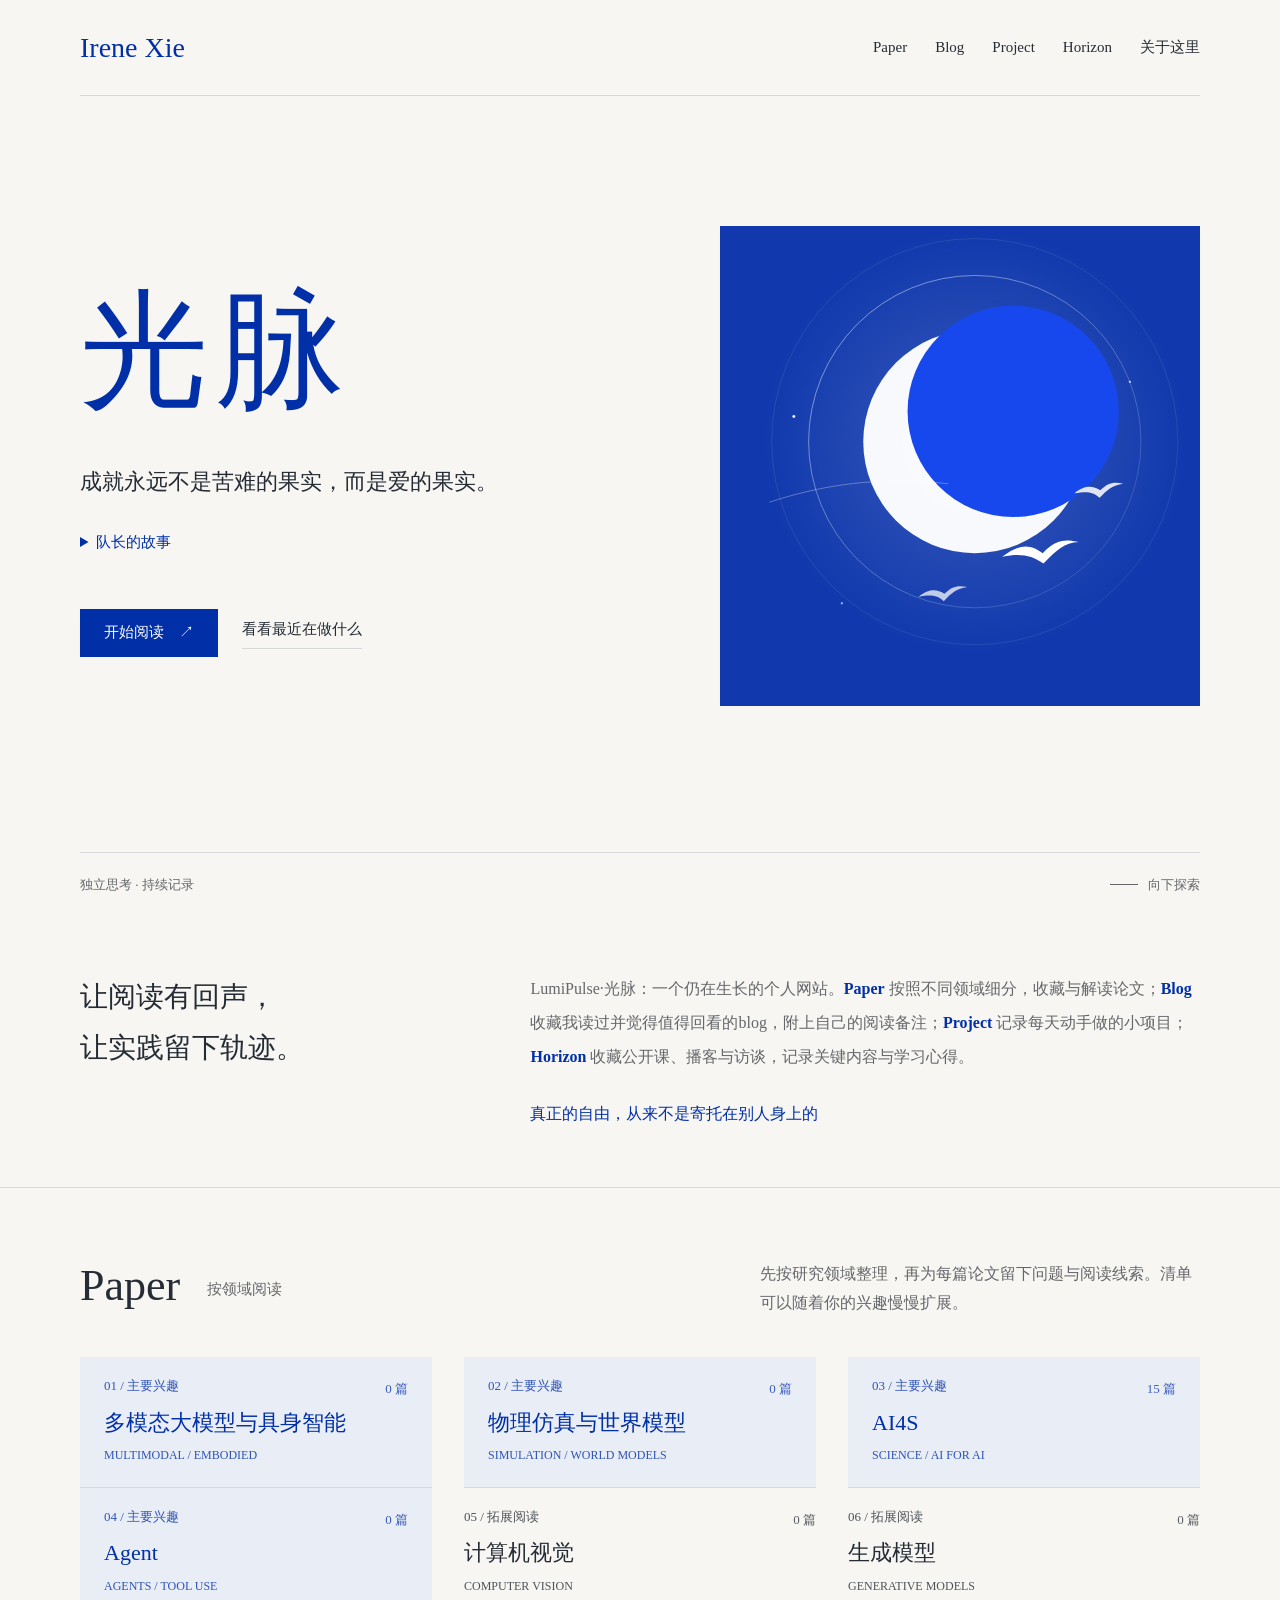
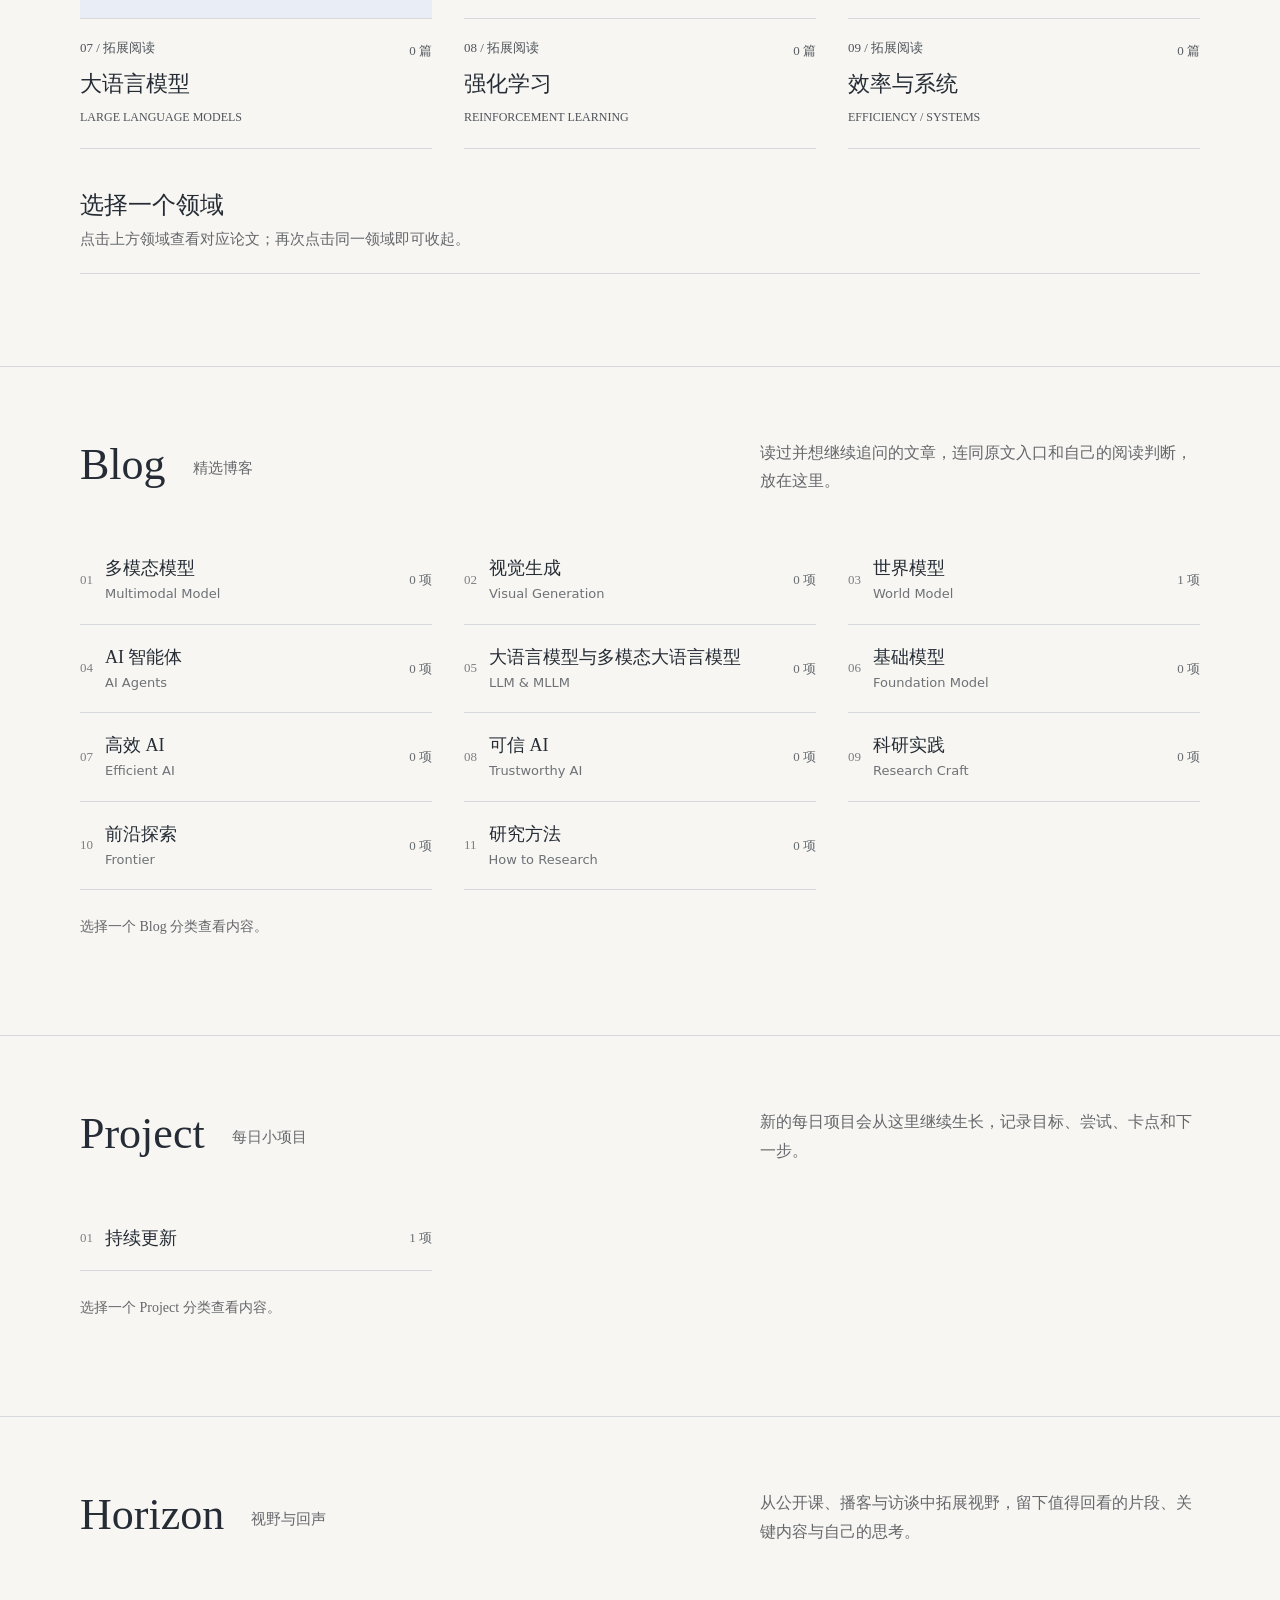
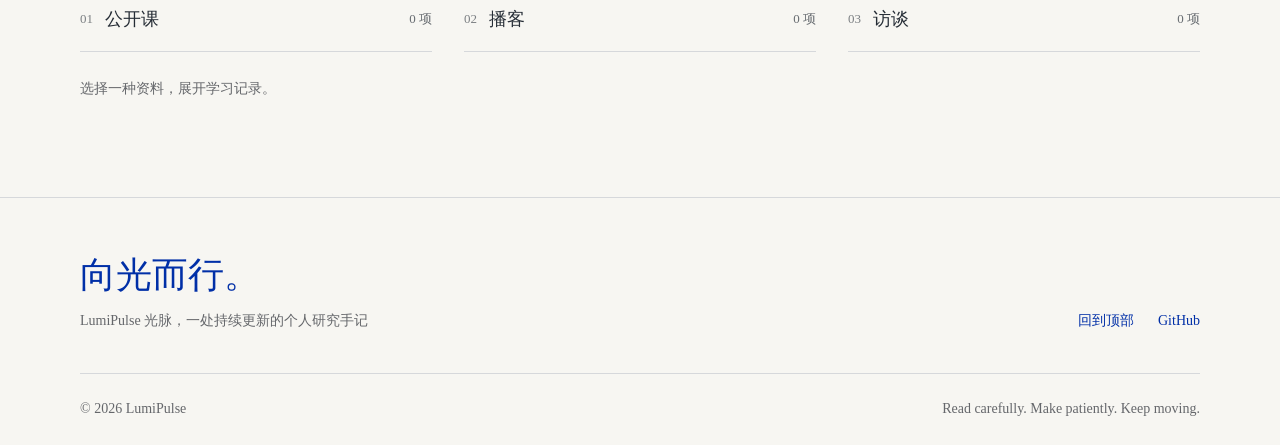
<file: index.html>
<!doctype html>
<html lang="zh-CN">
<head>
  <meta charset="utf-8">
  <meta name="viewport" content="width=device-width, initial-scale=1">
  <meta name="theme-color" content="#002fa7">
  <meta name="description" content="LumiPulse 光脉：paper · blog · project · horizon">
  <title>LumiPulse · 光脉</title>
  <style>
/* Hallmark · shape: Personal anthology · genre: editorial · theme: Specimen (brand adapted) · redesign: full · hero: letter and moon · nav: contents · footer: colophon · imagery: existing moon · signature: Irene bird · axes: light/roman-serif/cool · posture: restrained · contrast: checked by tokens · fold: pending · v2.0.0 */
/* Hallmark · pre-emit critique: retained material and wiring; weakest: long hero, moved full story into native disclosure */
/* Hallmark · waive 24b · existing responsive rules remain overridden by editorial.css · preserve source spacing while the new layer owns layout */
/* Hallmark · waive 44c · personal anthology and retained story content · the literary hero keeps paper margins around the moon plate at larger desktop heights */
/* Hallmark · waive 79 · personal anthology and retained story content · the quiet hero deliberately leaves breathing room around the moon instead of enlarging artwork to the fold */
/* Hallmark · waive 59 · personal anthology and retained story content · the short introduction joins the hero to the research index without adding an empty screen of spacing */
/* Hallmark · waive 77 · personal anthology and retained story content · the introduction is a genuine short personal statement and should stay text rather than invented media */
:root{--tone-1:#002fa7;--tone-2:#1748ed;--tone-3:#14234b;--tone-4:#65718b;--tone-5:#dce4f7;--tone-6:#f8faff;--tone-7:#fdfcf8;--tone-8:#c8d5ff;--tone-9:#7195ff;--tone-10:rgba(255,255,255,.28);--tone-11:rgba(255,255,255,.9);--tone-12:rgba(0,25,105,.22);--tone-13:rgba(255,255,255,.65);--tone-14:#2f5bff;--tone-15:#0e3ed4;--tone-16:#001e77;--tone-17:rgba(255,255,255,.035);--tone-18:#d4ddff;--tone-19:#e6ebff;--tone-20:#eef2ff;--tone-21:#d3ddff;--tone-22:#9bb0ef;--tone-23:#d2dcff;--tone-24:#dce5ff;--tone-25:#d7e2ff;--tone-26:#cbd8ff;--tone-27:#103b9f;--tone-28:#0a2675;--tone-29:#061752;--tone-30:rgba(255,255,255,.26);--tone-31:rgba(255,255,255,.04);--tone-32:rgba(255,255,255,.13);--tone-33:rgba(3,19,70,.45);--tone-34:#dbe5ff;--tone-35:#dce8ff;--tone-36:#9ac4ff;--tone-37:#5b91ef;--tone-38:rgba(255,255,255,.08);--tone-39:rgba(255,255,255,.3);--tone-40:rgba(255,255,255,.2);--tone-41:#bfd1ff;--tone-42:rgba(3,13,49,.75);--tone-43:#9fc2ff;--tone-44:#9bc5ff;--tone-45:#edf4ff;--tone-46:#071b5b;--tone-47:rgba(255,255,255,.075);--tone-48:#a9c6ff;--tone-49:#d6e1ff;--tone-50:#c8d9ff;--tone-51:#dfebff;--tone-52:#abc5ff;--tone-53:rgba(255,255,255,.42);--tone-54:rgba(4,22,83,.65);--tone-55:#99b3e2;--tone-56:#dce7ff;--tone-57:#b7cbf3;--tone-58:#f9fbff;--tone-59:#c5d4f7;--tone-60:#e4ecff;--tone-61:rgba(255,255,255,.48);--tone-62:#becdf1;--tone-63:#edf3ff;--tone-64:#c6d5f2;--tone-65:#203c79;--tone-66:#6084ed;--tone-67:#17366c;--tone-68:#527dec;--tone-69:rgba(0,47,167,.08);--tone-70:#858c9c;--tone-71:#bac3d5;--tone-72:#fbfcff;--tone-73:rgba(255,255,255,.22);--tone-74:rgba(255,255,255,.4);}

/* Hallmark · waive 39b · domain-card buttons contain a field title and count · Paper fields are content entries requiring larger readable hit areas */
/* Hallmark · waive 80 · existing moon and birds are explicitly requested brand artwork · preserve the Irene moon imagery rather than substitute unrelated photographs */
    :root{--blue:var(--tone-1);--bright:var(--tone-2);--ink:var(--tone-3);--muted:var(--tone-4);--line:var(--tone-5);--paper:var(--tone-6);--white:var(--tone-7);--serif:Georgia,"Noto Serif SC","Songti SC",serif;--sans:Inter,"Noto Sans SC","Microsoft YaHei",sans-serif}
    *{box-sizing:border-box}html{scroll-behavior:smooth}body{margin:0;color:var(--ink);background:var(--white);font-family:var(--sans);-webkit-font-smoothing:antialiased}button,input{font:inherit}a{color:inherit;text-decoration:none}button{cursor:pointer}img,svg{display:block}::selection{background:var(--tone-8);color:var(--blue)}:focus-visible{outline:3px solid var(--tone-9);outline-offset:4px}
    .container{width:min(1180px,calc(100% - 64px));margin-inline:auto}.eyebrow{font-size:14px;letter-spacing:0;text-transform:none}.section{padding:100px 0}.section-head{display:flex;align-items:end;justify-content:space-between;gap:24px;margin-bottom:34px}.section-head h2{margin:10px 0 0;font:normal clamp(34px,4vw,55px)/1.2 var(--serif);letter-spacing:0}.section-head p{margin:0;max-width:440px;color:var(--muted);line-height:1.8;font-size:14px}.rule{height:1px;background:var(--line)}
    .site-header{position:absolute;z-index:20;top:0;left:0;right:0;color:var(--tone-7)}.header-inner{height:86px;display:flex;align-items:center;justify-content:space-between;border-bottom:1px solid var(--tone-10)}.brand{display:flex;align-items:center;padding:8px 0;border:0;background:none;color:var(--tone-7);font:normal 20px/1 var(--serif);letter-spacing:0;white-space:nowrap;cursor:pointer}.brand-label{transition:opacity .18s ease,transform .18s ease}.brand.is-flying .brand-label{opacity:0;transform:scale(.82)}.brand:focus-visible{outline:1px solid var(--tone-11);outline-offset:7px}.flight-bird{position:fixed;z-index:60;left:0;top:0;width:66px;height:24px;color:var(--tone-7);pointer-events:none;filter:drop-shadow(0 3px 8px var(--tone-12));opacity:0;transform-origin:center}.flight-bird path{fill:currentColor}.nav{display:flex;align-items:center;gap:34px}.nav a{font-size:13px;letter-spacing:0;opacity:.82;transition:opacity .2s}.nav a:hover{opacity:1}.nav .nav-contact{border:1px solid var(--tone-13);border-radius:99px;padding:10px 16px;opacity:1}.menu-button{display:none;background:none;border:0;color:var(--tone-7);font-size:27px;line-height:1}
    .hero{position:relative;overflow:visible}.hero-inner{position:relative;z-index:2;min-height:inherit;display:grid;grid-template-columns:1fr .94fr;align-items:center;gap:4vw;padding-top:94px;padding-bottom:100px}.hero-copy{padding-top:20px}.hero .eyebrow{font-size:14px;letter-spacing:0;text-transform:none}.hero h1{font:normal clamp(70px,10vw,145px)/1.08 var(--serif);letter-spacing:0;margin:28px 0 22px;white-space:nowrap}.hero-sub{max-width:490px;margin:0;color:var(--tone-19);font:normal clamp(17px,1.8vw,22px)/1.9 var(--serif);letter-spacing:0}.hero-actions{display:flex;align-items:center;gap:26px;margin-top:43px}.button-primary{display:inline-flex;align-items:center;justify-content:center;gap:15px;min-height:50px;padding:0 22px;border:1px solid var(--tone-7);background:var(--tone-7);color:var(--blue);border-radius:2px;font-size:13px;font-weight:700;transition:transform .2s,background .2s}.button-primary:hover{transform:translateY(-3px);background:var(--tone-20)}.text-link{font-size:13px;border-bottom:1px solid var(--tone-13);padding-bottom:5px}.hero-art{align-self:stretch;display:flex;align-items:center;justify-content:center;min-height:480px;position:relative}.hero-art svg{width:min(100%,650px);height:auto;overflow:visible}.hero-bottom{position:absolute;z-index:3;bottom:28px;left:0;right:0;display:flex;justify-content:space-between;color:var(--tone-21);font-size:11px;letter-spacing:0}.scroll-cue{display:flex;align-items:center;gap:10px}.scroll-cue:before{content:"";width:28px;height:1px;background:currentColor}
    .intro{padding:56px 0;border-bottom:1px solid var(--line)}.intro-grid{display:grid;grid-template-columns:1fr 1.45fr;gap:9vw;align-items:start}.intro h2{font:normal clamp(23px,2.6vw,34px)/1.55 var(--serif);letter-spacing:0;margin:0}.intro p{font-size:15px;line-height:2.1;color:var(--muted);margin:0}.intro strong{color:var(--blue);font-weight:600}
    .tabs{display:flex;gap:8px;flex-wrap:wrap}.tab{border:1px solid var(--line);background:var(--tone-7);color:var(--muted);padding:9px 15px;border-radius:99px;font-size:12px}.tab[aria-pressed="true"]{color:var(--tone-7);background:var(--blue);border-color:var(--blue)}.feature-grid{display:grid;grid-template-columns:1.15fr 1fr 1fr;gap:15px}.feature-card{border:1px solid var(--line);background:var(--tone-7);min-height:310px;padding:25px;display:flex;flex-direction:column;transition:transform .2s,border-color .2s}.feature-card:hover{transform:translateY(-4px);border-color:var(--tone-22)}.feature-card.highlight{background:var(--blue);border-color:var(--blue);color:var(--tone-7)}.card-top{display:flex;justify-content:space-between;gap:10px;font-size:11px;letter-spacing:0;color:var(--muted)}.highlight .card-top{color:var(--tone-23)}.card-index{font-family:var(--serif);font-size:25px;line-height:1}.card-body{margin-top:auto}.card-body h3{font:normal clamp(23px,2.3vw,31px)/1.35 var(--serif);letter-spacing:0;margin:0 0 13px}.card-body p{font-size:13px;line-height:1.8;color:var(--muted);margin:0}.highlight .card-body p{color:var(--tone-24)}.card-footer{margin-top:25px;display:flex;align-items:center;justify-content:space-between;font-size:12px}.card-arrow{font-size:22px;line-height:1}.feature-card[hidden]{display:none}
    .collection-filter-caption{display:block;margin-top:5px;font:11px/1.4 var(--sans);letter-spacing:0;opacity:.65}#blog .collection-filters{display:grid;grid-template-columns:repeat(auto-fit,minmax(min(100%,260px),1fr))}#blog .collection-filter{min-width:0}
    .curation{background:var(--paper)}#blog .blog-grid{grid-template-columns:1fr}#blog .blog-grid .feature-card{min-height:330px}
    .footer{padding:54px 0 26px}.footer-top{display:flex;justify-content:space-between;gap:30px;align-items:end}.footer h2{font:normal 42px/1.2 var(--serif);letter-spacing:0;color:var(--blue);margin:0 0 10px}.footer p{font-size:13px;color:var(--muted);margin:0}.footer-links{display:flex;gap:24px;font-size:12px;color:var(--blue)}.footer-bottom{margin-top:55px;padding-top:22px;border-top:1px solid var(--line);display:flex;justify-content:space-between;gap:15px;font-size:11px;color:var(--muted)}
    .section-head h2 small{display:inline-block;white-space:nowrap;word-break:keep-all;font:normal .36em/1.3 var(--sans);letter-spacing:0;color:var(--muted);vertical-align:middle;margin-left:12px}.content-grid .feature-card{min-height:300px}.content-grid article{cursor:default}.content-grid article:hover{transform:none;border-color:var(--line)}.content-grid article.highlight:hover{border-color:var(--blue)}.collection-filters{display:flex;flex-wrap:wrap;gap:9px;margin:0 0 14px}.collection-filter{display:grid;grid-template-columns:auto 1fr auto;align-items:center;gap:12px;min-width:min(100%,280px);padding:13px 15px;border:1px solid var(--line);background:var(--tone-7);color:var(--ink);text-align:left;transition:border-color .2s,background .2s,color .2s,transform .2s}.collection-filter:hover{border-color:var(--tone-22);transform:translateY(-2px)}.collection-filter[aria-pressed="true"]{border-color:var(--blue);background:var(--blue);color:var(--tone-7)}.collection-filter-number{font:12px var(--serif);opacity:.58}.collection-filter-name{font:15px/1.35 var(--serif)}.collection-filter-count{font-size:10px;opacity:.68}.collection-state{min-height:22px;margin:0 0 24px;color:var(--muted);font-size:12px}.content-grid[hidden]{display:none}

    @media(max-width:900px){.hero-inner{grid-template-columns:1fr .8fr}.hero h1{font-size:clamp(61px,10vw,93px)}.hero-art{min-height:370px}.feature-grid{grid-template-columns:1fr 1fr}.feature-card.highlight{grid-column:span 2}.content-grid .feature-card.highlight{grid-column:auto}}
    @media(max-width:680px){.container{width:min(100% - 36px,1180px)}.header-inner{height:70px}.brand{font-size:17px}.menu-button{display:block}.nav{display:none;position:absolute;top:70px;left:0;right:0;background:var(--blue);padding:22px 18px 28px;flex-direction:column;align-items:stretch;gap:0;border-bottom:1px solid var(--tone-40)}.nav.open{display:flex}.nav a{padding:13px 0}.nav .nav-contact{border:0;padding:13px 0}.hero{min-height:810px}.hero-inner{display:flex;flex-direction:column;align-items:stretch;justify-content:flex-start;padding-top:138px;padding-bottom:70px;gap:0}.hero-copy{padding-top:0}.hero h1{font-size:clamp(60px,16vw,95px);margin:18px 0 15px}.hero-sub{font-size:16px;line-height:1.75;max-width:360px}.hero-actions{margin-top:26px}.hero-art{min-height:0;height:320px;align-self:stretch;margin-top:5px}.hero-art svg{width:min(100%,430px);height:300px}.hero-bottom{bottom:18px;font-size:9px}.intro{padding:40px 0}.intro-grid{grid-template-columns:1fr;gap:15px}.intro h2{font-size:25px}.intro p{font-size:13px}.section{padding:70px 0}.section-head{display:block;margin-bottom:25px}.section-head h2{font-size:38px}.section-head h2 small{display:block;margin:4px 0 0;font-size:14px}.section-head p{margin-top:12px}.tabs{margin-top:22px}.feature-grid,#blog .blog-grid{grid-template-columns:1fr}.feature-card,.feature-card.highlight{grid-column:auto;min-height:270px}.footer-top{display:block}.footer-links{margin-top:27px}.footer-bottom{display:block;line-height:2}}
    .paper-domain-grid{display:grid;grid-template-columns:repeat(3,minmax(0,1fr));gap:12px}.domain-card{min-height:145px;padding:20px 22px;background:var(--tone-58);border:1px solid var(--line);color:var(--ink);text-align:left;display:grid;grid-template-columns:1fr auto;align-content:space-between;gap:7px;transition:border-color .2s,background .2s,transform .2s}.domain-card:hover{border-color:var(--tone-22);transform:translateY(-2px)}.domain-card[aria-pressed="true"]{background:var(--blue);border-color:var(--blue);color:var(--tone-7)}.domain-number{font:12px var(--serif);opacity:.58}.domain-name{grid-column:1 / -1;font:normal 22px/1.3 var(--serif)}.domain-caption{font-size:9px;letter-spacing:0;opacity:.58;align-self:end}.domain-count{grid-column:2;grid-row:1;font-size:11px;opacity:.75}.paper-selection{display:flex;align-items:end;justify-content:space-between;gap:20px;border-bottom:1px solid var(--line);padding:56px 0 22px;margin-bottom:20px}.paper-selection h3{font:normal 29px/1.25 var(--serif);margin:9px 0 7px}.paper-selection p{font-size:13px;color:var(--muted);margin:0;line-height:1.7}.paper-selection-mark{font:30px var(--serif);color:var(--blue)}.paper-grid{grid-template-columns:repeat(2,minmax(0,1fr))}.paper-card{min-height:280px}.paper-tags{display:flex;gap:7px;flex-wrap:wrap;margin-top:18px}.paper-tags span{font-size:10px;border:1px solid var(--tone-59);padding:5px 8px;border-radius:99px;color:var(--blue)}.paper-card.highlight .paper-tags span{color:var(--tone-60);border-color:var(--tone-61)}.paper-empty{grid-column:1 / -1;min-height:180px;display:flex;align-items:center;justify-content:center;border:1px dashed var(--tone-62);color:var(--muted);font:normal 20px var(--serif);text-align:center;padding:20px}
    .domain-card.domain-primary{background:var(--blue);border-color:var(--blue);color:var(--tone-7)}.domain-card.domain-explore{background:var(--tone-63);border-color:var(--tone-64);color:var(--tone-65)}.domain-card.domain-primary .domain-number,.domain-card.domain-primary .domain-caption{opacity:.8}.domain-card.domain-explore .domain-number,.domain-card.domain-explore .domain-caption{opacity:.8}.domain-card.domain-primary[aria-pressed="true"]{outline:2px solid var(--tone-66);outline-offset:3px;box-shadow:inset 0 0 0 2px var(--tone-7)}.domain-card.domain-explore[aria-pressed="true"]{background:var(--tone-35);border-color:var(--blue);color:var(--tone-67);outline:2px solid var(--blue);outline-offset:3px}.domain-card:focus-visible{outline:2px solid var(--tone-68);outline-offset:4px}
    @media(max-width:900px){.paper-domain-grid{grid-template-columns:repeat(2,minmax(0,1fr))}.paper-grid .feature-card.highlight{grid-column:auto}}
    @media(max-width:680px){.paper-domain-grid,.paper-grid{grid-template-columns:1fr}.paper-selection{padding-top:42px}}
    .paper-topics{display:flex;flex-wrap:wrap;gap:9px;margin:0 0 24px}.paper-topics[hidden]{display:none}.paper-topic{display:inline-flex;align-items:center;gap:12px;border:1px solid var(--line);background:var(--tone-7);color:var(--blue);padding:10px 14px;border-radius:99px;font-size:12px;line-height:1.4}.paper-topic:hover{border-color:var(--blue)}.paper-topic[aria-pressed="true"]{background:var(--blue);border-color:var(--blue);color:var(--tone-7)}.paper-topic-count{font-size:10px;opacity:.68;font-variant-numeric:tabular-nums}
    .paper-grid{display:grid;grid-template-columns:repeat(2,minmax(0,1fr));gap:14px;align-items:start}.paper-note-card{border:1px solid var(--line);background:var(--tone-7);min-width:0;transition:border-color .2s,box-shadow .2s}.paper-note-card:hover{border-color:var(--tone-22)}.paper-note-card.is-open{grid-column:1 / -1;border-color:var(--blue);box-shadow:0 16px 40px var(--tone-69)}.paper-note-trigger{width:100%;min-height:285px;padding:25px;text-align:left;color:var(--ink);background:var(--tone-7);border:0;display:flex;flex-direction:column}.paper-note-card.is-open .paper-note-trigger{min-height:0;padding-bottom:23px;border-bottom:1px solid var(--line)}.paper-note-meta{display:flex;align-items:center;justify-content:space-between;gap:15px;color:var(--tone-70);font:11px/1.4 var(--mono);letter-spacing:0;text-transform:none}.paper-note-number{font:22px/1 var(--serif);color:var(--tone-71)}.paper-note-trigger h3{font:normal clamp(22px,2vw,30px)/1.28 var(--serif);letter-spacing:0;margin:38px 0 14px}.paper-question-preview{font-size:13px;line-height:1.75;color:var(--muted);margin:0}.paper-note-foot{display:flex;align-items:end;justify-content:space-between;gap:18px;margin-top:auto;padding-top:24px}.paper-tags{margin:0}.paper-expand-label{flex:0 0 auto;color:var(--blue);font-size:11px;letter-spacing:0}.paper-note-details{padding:30px 25px 34px;background:var(--tone-72)}.paper-note-details[hidden]{display:none}.paper-original-title{max-width:980px;margin:0;color:var(--ink);font:normal clamp(24px,3vw,38px)/1.28 var(--serif);letter-spacing:0}.paper-links{display:flex;flex-wrap:wrap;gap:22px;margin:18px 0 30px}.paper-links a{color:var(--blue);font-size:12px;border-bottom:1px solid currentColor;padding-bottom:3px}.paper-note-sections{display:grid;grid-template-columns:repeat(2,minmax(0,1fr));border-top:1px solid var(--line);border-left:1px solid var(--line)}.paper-note-block{padding:24px;border-right:1px solid var(--line);border-bottom:1px solid var(--line);min-height:170px}.paper-note-block h4{margin:0 0 13px;color:var(--blue);font-size:12px;letter-spacing:0}.paper-note-block p{margin:0;color:var(--muted);font-size:13px;line-height:1.9}.paper-empty{grid-column:1 / -1}
    @media(max-width:680px){.paper-grid{grid-template-columns:1fr}.paper-note-card.is-open{grid-column:auto}.paper-note-trigger{min-height:255px;padding:21px}.paper-note-trigger h3{margin-top:30px}.paper-note-foot{align-items:flex-start;flex-direction:column}.paper-note-details{padding:25px 20px 27px}.paper-note-sections{grid-template-columns:1fr}.paper-note-block{min-height:0}}
    .node-detail button[hidden]{display:none}.node-edit{margin-top:18px;padding-top:18px;border-top:1px solid var(--tone-73)}.node-edit .cancel-edit{background:none;border:1px solid var(--tone-74);color:var(--tone-56);margin-top:0;text-decoration:none;padding:10px}
    @media(prefers-reduced-motion:reduce){html{scroll-behavior:auto}*,*:before,*:after{animation-duration:.001ms!important;transition-duration:.001ms!important}}
    .hero .hero-story{max-width:540px;font-size:15px;line-height:1.95;letter-spacing:0}.hero-story p{margin:0 0 1em}.hero-story p:last-child{margin-bottom:0}.hero-story p:nth-child(3){color:var(--tone-7);font-weight:600}

    .intro .intro-motto{margin-top:24px;color:var(--blue)}
</style>
<link rel="stylesheet" href="editorial.css?v=anthology-1">
</head>
<body>
  <header class="site-header">
    <div class="container header-inner">
      <button class="brand" id="brandFlight" type="button" aria-label="让 Irene Xie 化作飞鸟"><span class="brand-label">Irene Xie</span></button>
      <button class="menu-button" id="menuButton" aria-expanded="false" aria-controls="mainNav" aria-label="打开导航">目录</button>
      <nav class="nav" id="mainNav" aria-label="主导航">
        <a href="#paper">Paper</a><a href="#blog">Blog</a><a href="#project">Project</a><a href="#horizon">Horizon</a><a href="#about" class="nav-contact">关于这里</a>
      </nav>
    </div>
  </header>
  <main id="top">
    <section class="hero" aria-labelledby="heroTitle">
      <div class="container hero-inner">
        <div class="hero-copy"><h1 id="heroTitle">光脉</h1><div class="hero-sub hero-story" lang="zh-CN"><p class="story-lead">成就永远不是苦难的果实，而是爱的果实。</p><details class="story-pages"><summary>队长的故事</summary><p>从前有一个小男孩，他喜欢踢足球，但是他习惯了去给别人传球，一直当绿叶，他觉得随便踢踢就可以了，直到有一天，他戴上了队长的袖标，他发现自己也可以射门，而不是一味回传。</p><p>在这之后，这个小男孩藏起了自己的眼泪和伤疤，梳起了他的刘海，他会回头，看见了代表队长的袖标。小男孩想起了所有的嘲笑，所有恶意犯规给他带来的伤，想起了坐冷板凳的自己，小男孩才发现自己长大了，成了男人，男人知道不是苦难造就了自己，而是自己造就了自己。</p><p>成就永远不是苦难的果实，而是爱的果实。</p><p>男人回看那个小男孩，小男孩脏兮兮的，却仍然咧嘴大笑，抱着球，冲他竖了一个大拇指：“带着你心底那份最炙热的爱，去射门吧，队长！”</p></details></div><div class="hero-actions"><a class="button-primary" href="#paper">开始阅读 <span aria-hidden="true">↗</span></a><a class="text-link" href="#project">看看最近在做什么</a></div></div>
        <div class="hero-art" role="img" aria-label="蓝色天空中，白色的日月与三只飞鸟相伴">
          <svg viewBox="0 0 650 650" xmlns="http://www.w3.org/2000/svg" aria-hidden="true">
            <defs><radialGradient id="halo"><stop offset="0" stop-color="#fff" stop-opacity=".44"/><stop offset=".25" stop-color="#fff" stop-opacity=".13"/><stop offset="1" stop-color="#fff" stop-opacity="0"/></radialGradient><linearGradient id="arc" x1="0" y1="0" x2="1" y2="1"><stop stop-color="#fff" stop-opacity=".7"/><stop offset="1" stop-color="#fff" stop-opacity=".08"/></linearGradient></defs>
            <circle cx="345" cy="292" r="286" fill="url(#halo)"/>
            <circle cx="345" cy="292" r="151" fill="#fff" opacity=".97"/>
            <circle cx="397" cy="251" r="143" fill="#1748ed"/>
            <circle cx="345" cy="292" r="225" fill="none" stroke="url(#arc)" stroke-width="1"/>
            <circle cx="345" cy="292" r="275" fill="none" stroke="#fff" stroke-opacity=".12" stroke-width="1"/>
            <path d="M67 374C158 344 235 341 309 349" stroke="#fff" stroke-opacity=".42" fill="none" stroke-width="1"/>
            <path d="M382 448c27-20 39-16 55-5 16-17 28-20 49-15-20 1-30 11-48 29-17-11-30-14-56-9Z" fill="#fff"/>
            <path d="M480 362c15-12 25-10 35-4 10-10 18-12 31-9-15 2-21 8-32 19-9-8-17-9-34-6Z" fill="#fff" opacity=".86"/>
            <path d="M269 502c15-12 25-10 35-4 10-10 18-12 31-9-15 2-21 8-32 19-9-8-17-9-34-6Z" fill="#fff" opacity=".73"/>
            <circle cx="100" cy="258" r="2" fill="#fff" opacity=".9"/><circle cx="555" cy="211" r="1.5" fill="#fff" opacity=".8"/><circle cx="165" cy="511" r="1.5" fill="#fff" opacity=".7"/>
          </svg>
        </div>
      </div>
      <div class="container hero-bottom"><span>独立思考 · 持续记录</span><span class="scroll-cue">向下探索</span></div>
    </section>
    <section class="intro" id="about"><div class="container intro-grid"><h2>让阅读有回声，<br>让实践留下轨迹。</h2><div><p>LumiPulse·光脉：一个仍在生长的个人网站。<strong>Paper</strong> 按照不同领域细分，收藏与解读论文；<strong>Blog</strong> 收藏我读过并觉得值得回看的blog，附上自己的阅读备注；<strong>Project</strong> 记录每天动手做的小项目；<strong>Horizon</strong> 收藏公开课、播客与访谈，记录关键内容与学习心得。</p><p class="intro-motto">真正的自由，从来不是寄托在别人身上的</p></div></div></section>
    <section class="section" id="paper"><div class="container"><div class="section-head"><div><h2>Paper <small>按领域阅读</small></h2></div><p>先按研究领域整理，再为每篇论文留下问题与阅读线索。清单可以随着你的兴趣慢慢扩展。</p></div><div class="paper-domain-grid" id="paperDomains" role="group" aria-label="选择论文领域"></div><div class="paper-selection"><div><h3 id="paperSelectionTitle">全部论文</h3><p id="paperSelectionDescription">沿着问题与兴趣浏览收录的论文。</p></div><span class="paper-selection-mark" aria-hidden="true">↗</span></div><div class="paper-topics" id="paperTopics" role="group" aria-label="选择 AI4S 内部方向" hidden></div><div class="feature-grid paper-grid" id="paperGrid"></div></div></section>
    <section class="section curation" id="blog"><div class="container"><div class="section-head"><div><h2>Blog <small>精选博客</small></h2></div><p>读过并想继续追问的文章，连同原文入口和自己的阅读判断，放在这里。</p></div><div class="feature-grid content-grid blog-grid"><a class="feature-card" href="blog/game-world-models.html"><div class="card-top"><span>世界模型</span><span class="card-index">01</span></div><div class="card-body"><h3>What should a game world model remember?</h3><p>值得回看：世界模型的关键不只是生成下一帧，而是让规则、对象、资源、事件与长期后果在行动后仍可查询、验证并用于规划。</p></div><div class="card-footer"><span>阅读笔记</span><span class="card-arrow">↗</span></div></a></div></div></section>
    <section class="section" id="project"><div class="container"><div class="section-head"><div><h2>Project <small>每日小项目</small></h2></div><p>新的每日项目会从这里继续生长，记录目标、尝试、卡点和下一步。</p></div><div class="feature-grid content-grid"><article class="feature-card"><div class="card-top"><span>持续更新</span><span class="card-index">+</span></div><div class="card-body"><h3>下一次动手</h3><p>新的每日项目可以从这里继续生长。</p></div><div class="card-footer"><span>等待下一篇</span></div></article></div></div></section>
    <section class="section curation" id="horizon"><div class="container"><div class="section-head"><div><h2>Horizon <small>视野与回声</small></h2></div><p>从公开课、播客与访谈中拓展视野，留下值得回看的片段、关键内容与自己的思考。</p></div><div class="feature-grid content-grid horizon-grid"></div></div></section>
  </main>
  <footer class="footer"><div class="container"><div class="footer-top"><div><h2>向光而行。</h2><p>LumiPulse 光脉，一处持续更新的个人研究手记</p></div><div class="footer-links"><a href="#top">回到顶部</a><a href="https://github.com/tseirene6" target="_blank" rel="noopener noreferrer">GitHub</a></div></div><div class="footer-bottom"><span>© <span id="year"></span> LumiPulse</span><span>Read carefully. Make patiently. Keep moving.</span></div></div></footer>
  <svg class="flight-bird" id="flightBird" viewBox="0 0 66 24" aria-hidden="true"><path d="M0 13C15 1 25 3 35 9 45-1 53-3 66 0 51 2 45 8 34 19 25 11 17 10 0 13Z"/></svg>
  <script>
    const menuButton=document.querySelector('#menuButton');const nav=document.querySelector('#mainNav');menuButton.addEventListener('click',()=>{const open=nav.classList.toggle('open');menuButton.setAttribute('aria-expanded',String(open));menuButton.setAttribute('aria-label',open?'关闭导航':'打开导航')});nav.querySelectorAll('a').forEach(link=>link.addEventListener('click',()=>{nav.classList.remove('open');menuButton.setAttribute('aria-expanded','false')}));
    document.querySelector('#year').textContent=new Date().getFullYear();
    const brandFlight=document.querySelector('#brandFlight');const flightBird=document.querySelector('#flightBird');const heroArt=document.querySelector('.hero-art');let birdAnimation;
    brandFlight.addEventListener('click',()=>{if(birdAnimation)return;const start=brandFlight.getBoundingClientRect();const target=heroArt.getBoundingClientRect();const birdWidth=66;const birdHeight=24;const startX=start.left+start.width/2-birdWidth/2;const startY=start.top+start.height/2-birdHeight/2;const endX=target.left+target.width*.76-birdWidth/2;const endY=target.top+target.height*.59-birdHeight/2;const dx=endX-startX;const dy=endY-startY;const reduced=window.matchMedia('(prefers-reduced-motion: reduce)').matches;brandFlight.classList.add('is-flying');flightBird.style.left=`${startX}px`;flightBird.style.top=`${startY}px`;birdAnimation=flightBird.animate(reduced?[{opacity:0,transform:'scale(.7)'},{opacity:1,transform:'scale(1)'},{opacity:0,transform:`translate(${dx}px,${dy}px) scale(.45)`}]:[{offset:0,opacity:0,transform:'translate(0,0) rotate(-8deg) scale(.62)'},{offset:.1,opacity:1,transform:'translate(0,0) rotate(-8deg) scale(.9)'},{offset:.42,opacity:1,transform:`translate(${dx*.38}px,${dy*.12-42}px) rotate(-2deg) scale(.86)`},{offset:.76,opacity:.92,transform:`translate(${dx*.76}px,${dy*.58-32}px) rotate(5deg) scale(.68)`},{offset:1,opacity:0,transform:`translate(${dx}px,${dy}px) rotate(9deg) scale(.38)`}],{duration:reduced?500:2400,easing:'cubic-bezier(.35,.04,.18,1)',fill:'forwards'});birdAnimation.finished.finally(()=>{birdAnimation=null;flightBird.getAnimations().forEach(animation=>animation.cancel());brandFlight.classList.remove('is-flying')})});
  </script>
  <script src="paper-data.js?v=460cdcc9dea2"></script>
  <script src="paper.js?v=cacc667f077e"></script>
  <script src="site-content.js?v=7d71761433a7"></script>
</body>
</html>
</file>
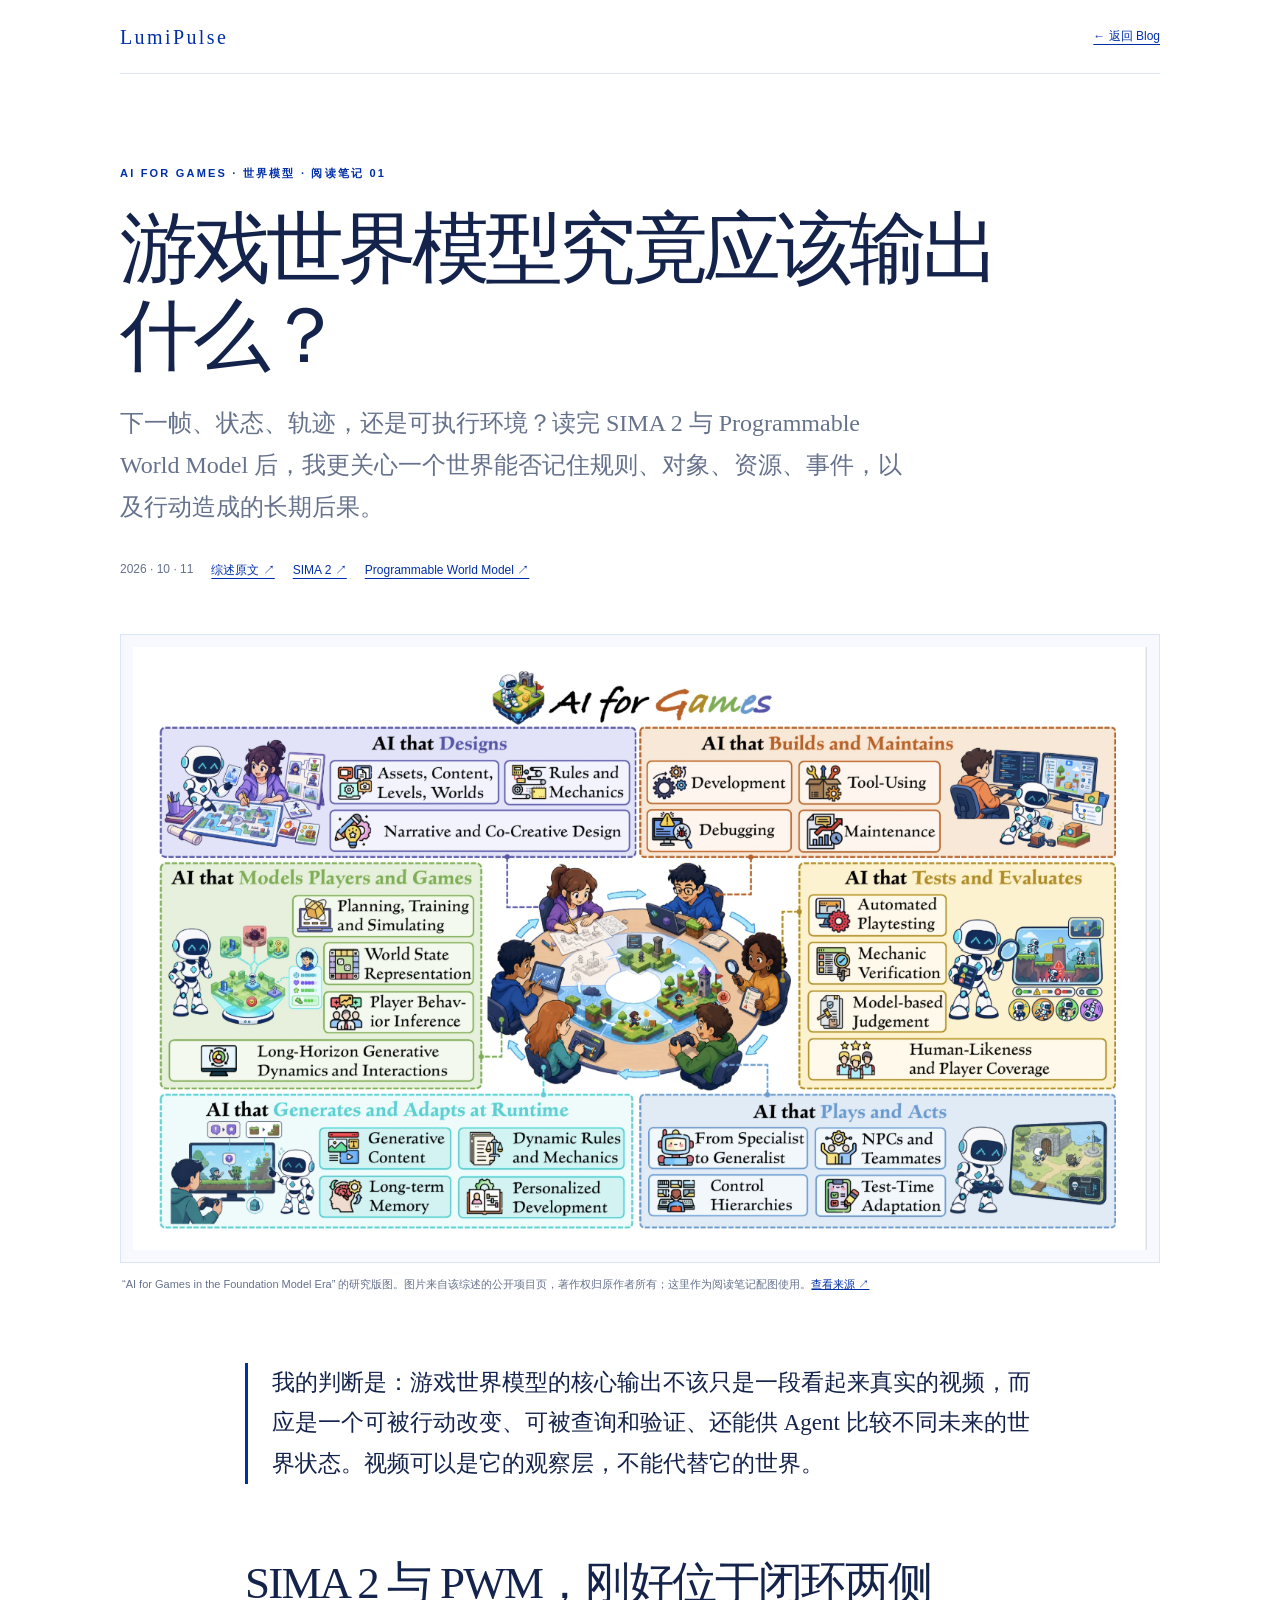
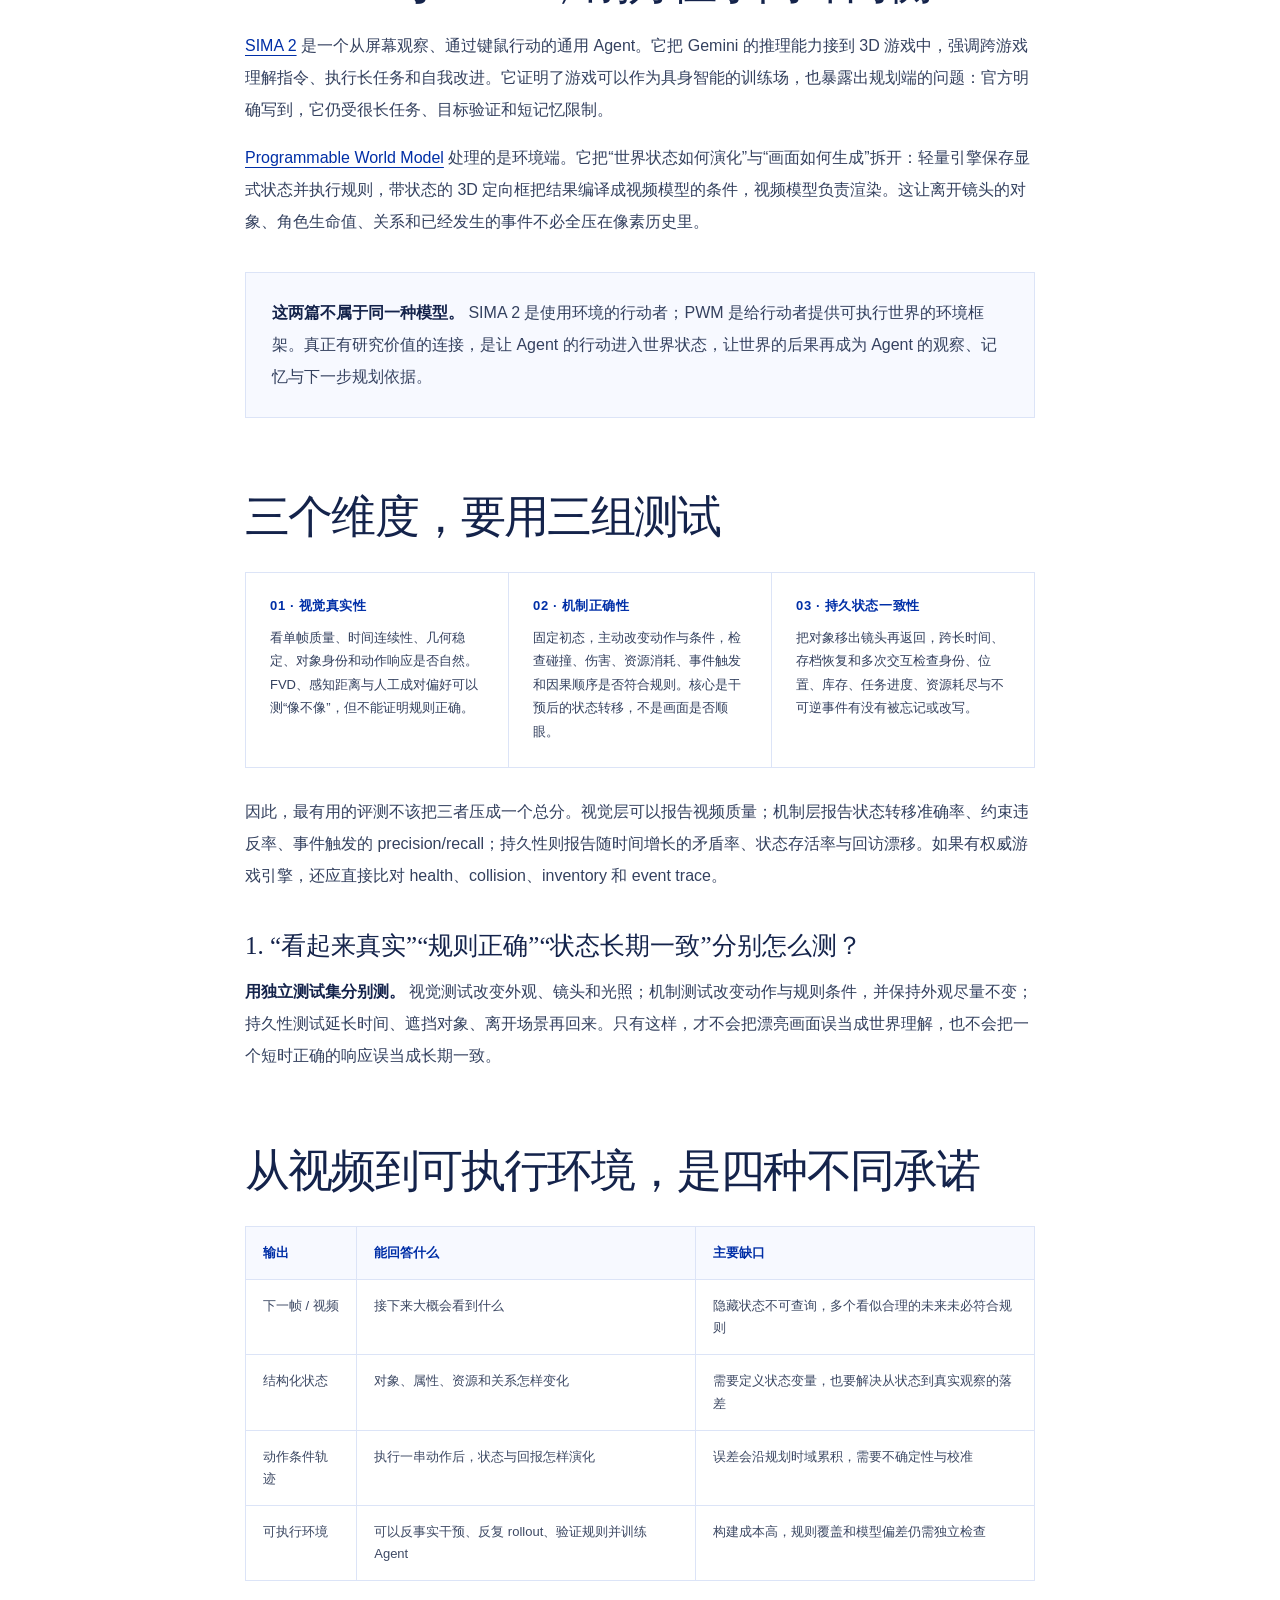
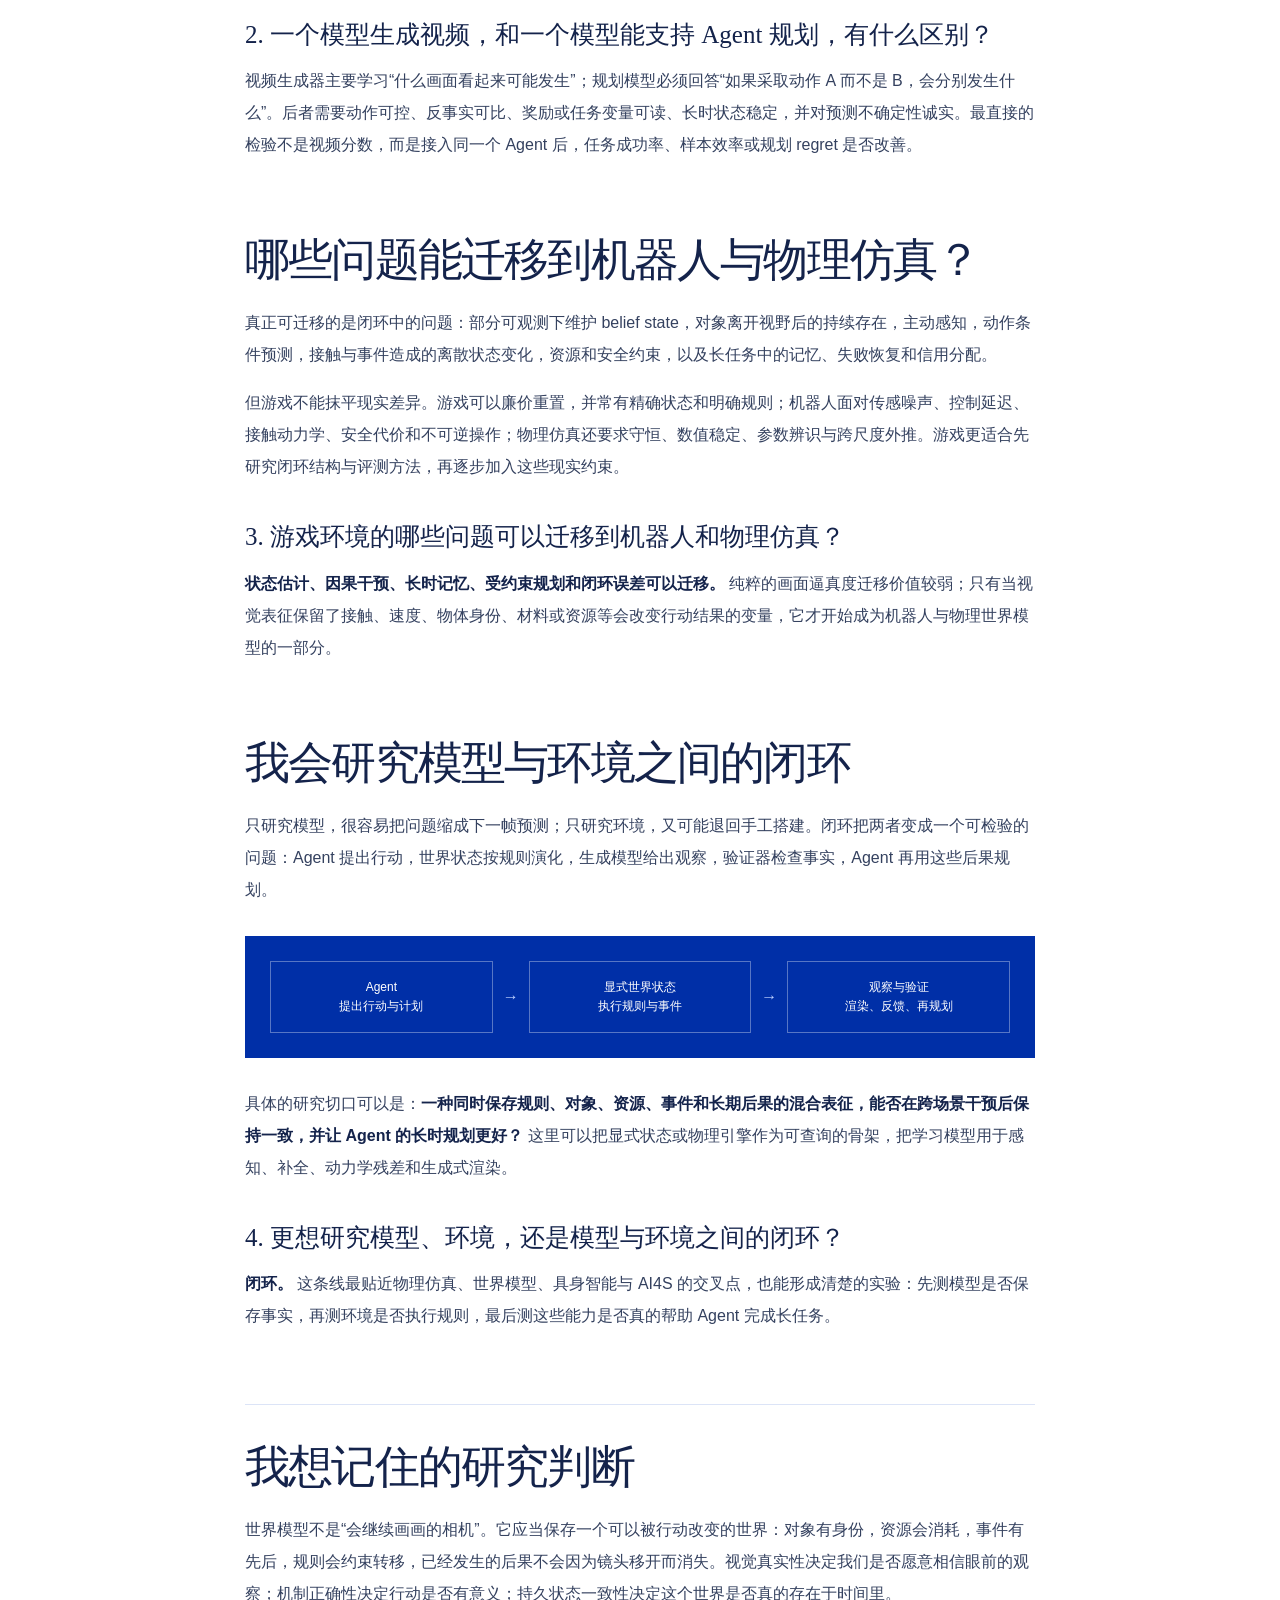
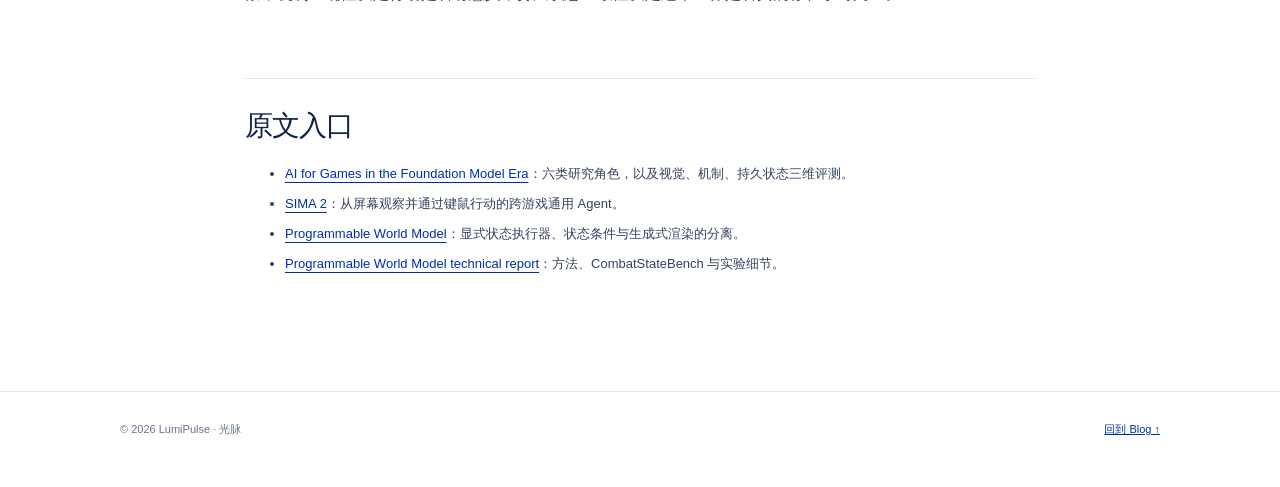
<file: blog/game-world-models.html>
<!doctype html>
<html lang="zh-CN">
<head>
  <meta charset="utf-8">
  <meta name="viewport" content="width=device-width, initial-scale=1">
  <meta name="theme-color" content="#002fa7">
  <meta name="description" content="从 SIMA 2 与 Programmable World Model 出发，讨论游戏世界模型的输出、评测与研究问题。">
  <title>游戏世界模型究竟应该输出什么？ · LumiPulse</title>
  <style>
    :root{--blue:#002fa7;--ink:#14234b;--muted:#66728c;--line:#dce4f7;--paper:#f7f9ff;--white:#fff;--serif:Georgia,"Noto Serif SC","Songti SC",serif;--sans:Inter,"Noto Sans SC","Microsoft YaHei",sans-serif}
    *{box-sizing:border-box}html{scroll-behavior:smooth}body{margin:0;color:var(--ink);background:var(--white);font-family:var(--sans);-webkit-font-smoothing:antialiased}a{color:inherit}img{display:block;max-width:100%}::selection{background:#c8d5ff;color:var(--blue)}:focus-visible{outline:3px solid #7195ff;outline-offset:4px}
    .wrap{width:min(1040px,calc(100% - 48px));margin-inline:auto}.topbar{height:74px;display:flex;align-items:center;justify-content:space-between;border-bottom:1px solid var(--line)}.brand{text-decoration:none;color:var(--blue);font:20px/1 var(--serif);letter-spacing:.12em}.back{font-size:12px;color:var(--blue);text-underline-offset:4px}.hero{padding:92px 0 55px}.eyebrow{color:var(--blue);font-size:11px;font-weight:700;letter-spacing:.2em;text-transform:uppercase}.hero h1{max-width:900px;margin:24px 0 22px;font:normal clamp(45px,7vw,78px)/1.12 var(--serif);letter-spacing:-.065em}.dek{max-width:790px;margin:0;color:var(--muted);font:normal clamp(18px,2.1vw,24px)/1.75 var(--serif)}.meta{display:flex;flex-wrap:wrap;gap:18px;margin-top:34px;color:var(--muted);font-size:12px}.meta a{color:var(--blue);text-underline-offset:4px}
    figure{margin:0 0 70px}.figure-frame{border:1px solid var(--line);background:var(--paper);padding:12px}.figure-frame img{width:100%;height:auto}.caption{margin:12px 2px 0;color:var(--muted);font-size:11px;line-height:1.7}.caption a{color:var(--blue)}
    article{width:min(790px,100%);margin-inline:auto;padding-bottom:100px}article h2{margin:72px 0 20px;font:normal clamp(31px,4vw,45px)/1.2 var(--serif);letter-spacing:-.04em}article h3{margin:35px 0 12px;font:normal 24px/1.35 var(--serif)}article p,article li{font-size:16px;line-height:2;color:#34415f}article strong{color:var(--ink)}article a{color:var(--blue);text-underline-offset:4px}.lead{font:normal 23px/1.75 var(--serif);color:var(--ink);border-left:3px solid var(--blue);padding-left:24px;margin:0 0 42px}.note{background:var(--paper);border:1px solid var(--line);padding:24px 26px;margin:34px 0}.note p{margin:0}.question{font:normal 25px/1.45 var(--serif);color:var(--ink);margin:36px 0 12px}.answer{margin-top:0}.metric-grid{display:grid;grid-template-columns:repeat(3,minmax(0,1fr));border-top:1px solid var(--line);border-left:1px solid var(--line);margin:28px 0}.metric{padding:24px;border-right:1px solid var(--line);border-bottom:1px solid var(--line)}.metric b{display:block;color:var(--blue);font-size:13px;letter-spacing:.05em;margin-bottom:11px}.metric p{font-size:13px;line-height:1.8;margin:0}.table-wrap{overflow-x:auto;margin:28px 0}table{width:100%;border-collapse:collapse;min-width:660px}th,td{border:1px solid var(--line);padding:15px 17px;text-align:left;vertical-align:top;font-size:13px;line-height:1.7}th{background:var(--paper);color:var(--blue)}td{color:#3d4964}.loop{display:grid;grid-template-columns:1fr auto 1fr auto 1fr;gap:10px;align-items:center;margin:30px 0;padding:25px;background:var(--blue);color:#fff}.loop span{border:1px solid rgba(255,255,255,.34);padding:16px;text-align:center;font-size:12px;line-height:1.6}.loop i{font-style:normal;color:#bcd0ff}.takeaway{margin-top:72px;border-top:1px solid var(--line);padding-top:35px}.takeaway h2{margin-top:0}.sources{margin-top:68px;padding-top:30px;border-top:1px solid var(--line)}.sources h2{font-size:28px;margin-top:0}.sources li{font-size:13px;line-height:1.7;margin:8px 0}.footer{border-top:1px solid var(--line);padding:30px 0 50px;color:var(--muted);font-size:11px}.footer .wrap{display:flex;justify-content:space-between;gap:20px}.footer a{color:var(--blue)}
    @media(max-width:760px){.wrap{width:min(100% - 32px,1040px)}.hero{padding-top:60px}.hero h1{font-size:45px}.metric-grid{grid-template-columns:1fr}.loop{grid-template-columns:1fr}.loop i{transform:rotate(90deg);text-align:center}article p,article li{font-size:15px}.footer .wrap{display:block;line-height:2}}
  </style>
</head>
<body>
  <header class="wrap topbar"><a class="brand" href="../index.html">LumiPulse</a><a class="back" href="../index.html#blog">← 返回 Blog</a></header>
  <main>
    <section class="wrap hero">
      <div class="eyebrow">AI for Games · 世界模型 · 阅读笔记 01</div>
      <h1>游戏世界模型究竟应该输出什么？</h1>
      <p class="dek">下一帧、状态、轨迹，还是可执行环境？读完 SIMA 2 与 Programmable World Model 后，我更关心一个世界能否记住规则、对象、资源、事件，以及行动造成的长期后果。</p>
      <div class="meta"><span>2026 · 10 · 11</span><a href="https://eurekaleo.github.io/awesome-ai-for-games/" target="_blank" rel="noopener noreferrer">综述原文 ↗</a><a href="https://deepmind.google/blog/sima-2-an-agent-that-plays-reasons-and-learns-with-you-in-virtual-3d-worlds/" target="_blank" rel="noopener noreferrer">SIMA 2 ↗</a><a href="https://alaya-lab.github.io/pwm/" target="_blank" rel="noopener noreferrer">Programmable World Model ↗</a></div>
    </section>
    <figure class="wrap">
      <div class="figure-frame"><img src="../assets/ai-for-games-overview.png" width="1368" height="819" alt="AI for Games 综述图：设计、开发维护、建模、测试评估、运行时生成以及行动六类研究角色围绕游戏形成闭环"></div>
      <figcaption class="caption">“AI for Games in the Foundation Model Era” 的研究版图。图片来自该综述的公开项目页，著作权归原作者所有；这里作为阅读笔记配图使用。<a href="https://eurekaleo.github.io/awesome-ai-for-games/" target="_blank" rel="noopener noreferrer">查看来源 ↗</a></figcaption>
    </figure>
    <article>
      <p class="lead">我的判断是：游戏世界模型的核心输出不该只是一段看起来真实的视频，而应是一个可被行动改变、可被查询和验证、还能供 Agent 比较不同未来的世界状态。视频可以是它的观察层，不能代替它的世界。</p>

      <h2>SIMA 2 与 PWM，刚好位于闭环两侧</h2>
      <p><a href="https://deepmind.google/blog/sima-2-an-agent-that-plays-reasons-and-learns-with-you-in-virtual-3d-worlds/" target="_blank" rel="noopener noreferrer">SIMA 2</a> 是一个从屏幕观察、通过键鼠行动的通用 Agent。它把 Gemini 的推理能力接到 3D 游戏中，强调跨游戏理解指令、执行长任务和自我改进。它证明了游戏可以作为具身智能的训练场，也暴露出规划端的问题：官方明确写到，它仍受很长任务、目标验证和短记忆限制。</p>
      <p><a href="https://alaya-lab.github.io/pwm/" target="_blank" rel="noopener noreferrer">Programmable World Model</a> 处理的是环境端。它把“世界状态如何演化”与“画面如何生成”拆开：轻量引擎保存显式状态并执行规则，带状态的 3D 定向框把结果编译成视频模型的条件，视频模型负责渲染。这让离开镜头的对象、角色生命值、关系和已经发生的事件不必全压在像素历史里。</p>
      <div class="note"><p><strong>这两篇不属于同一种模型。</strong> SIMA 2 是使用环境的行动者；PWM 是给行动者提供可执行世界的环境框架。真正有研究价值的连接，是让 Agent 的行动进入世界状态，让世界的后果再成为 Agent 的观察、记忆与下一步规划依据。</p></div>

      <h2>三个维度，要用三组测试</h2>
      <div class="metric-grid">
        <section class="metric"><b>01 · 视觉真实性</b><p>看单帧质量、时间连续性、几何稳定、对象身份和动作响应是否自然。FVD、感知距离与人工成对偏好可以测“像不像”，但不能证明规则正确。</p></section>
        <section class="metric"><b>02 · 机制正确性</b><p>固定初态，主动改变动作与条件，检查碰撞、伤害、资源消耗、事件触发和因果顺序是否符合规则。核心是干预后的状态转移，不是画面是否顺眼。</p></section>
        <section class="metric"><b>03 · 持久状态一致性</b><p>把对象移出镜头再返回，跨长时间、存档恢复和多次交互检查身份、位置、库存、任务进度、资源耗尽与不可逆事件有没有被忘记或改写。</p></section>
      </div>
      <p>因此，最有用的评测不该把三者压成一个总分。视觉层可以报告视频质量；机制层报告状态转移准确率、约束违反率、事件触发的 precision/recall；持久性则报告随时间增长的矛盾率、状态存活率与回访漂移。如果有权威游戏引擎，还应直接比对 health、collision、inventory 和 event trace。</p>

      <p class="question">1. “看起来真实”“规则正确”“状态长期一致”分别怎么测？</p>
      <p class="answer"><strong>用独立测试集分别测。</strong> 视觉测试改变外观、镜头和光照；机制测试改变动作与规则条件，并保持外观尽量不变；持久性测试延长时间、遮挡对象、离开场景再回来。只有这样，才不会把漂亮画面误当成世界理解，也不会把一个短时正确的响应误当成长期一致。</p>

      <h2>从视频到可执行环境，是四种不同承诺</h2>
      <div class="table-wrap"><table><thead><tr><th>输出</th><th>能回答什么</th><th>主要缺口</th></tr></thead><tbody>
        <tr><td>下一帧 / 视频</td><td>接下来大概会看到什么</td><td>隐藏状态不可查询，多个看似合理的未来未必符合规则</td></tr>
        <tr><td>结构化状态</td><td>对象、属性、资源和关系怎样变化</td><td>需要定义状态变量，也要解决从状态到真实观察的落差</td></tr>
        <tr><td>动作条件轨迹</td><td>执行一串动作后，状态与回报怎样演化</td><td>误差会沿规划时域累积，需要不确定性与校准</td></tr>
        <tr><td>可执行环境</td><td>可以反事实干预、反复 rollout、验证规则并训练 Agent</td><td>构建成本高，规则覆盖和模型偏差仍需独立检查</td></tr>
      </tbody></table></div>

      <p class="question">2. 一个模型生成视频，和一个模型能支持 Agent 规划，有什么区别？</p>
      <p class="answer">视频生成器主要学习“什么画面看起来可能发生”；规划模型必须回答“如果采取动作 A 而不是 B，会分别发生什么”。后者需要动作可控、反事实可比、奖励或任务变量可读、长时状态稳定，并对预测不确定性诚实。最直接的检验不是视频分数，而是接入同一个 Agent 后，任务成功率、样本效率或规划 regret 是否改善。</p>

      <h2>哪些问题能迁移到机器人与物理仿真？</h2>
      <p>真正可迁移的是闭环中的问题：部分可观测下维护 belief state，对象离开视野后的持续存在，主动感知，动作条件预测，接触与事件造成的离散状态变化，资源和安全约束，以及长任务中的记忆、失败恢复和信用分配。</p>
      <p>但游戏不能抹平现实差异。游戏可以廉价重置，并常有精确状态和明确规则；机器人面对传感噪声、控制延迟、接触动力学、安全代价和不可逆操作；物理仿真还要求守恒、数值稳定、参数辨识与跨尺度外推。游戏更适合先研究闭环结构与评测方法，再逐步加入这些现实约束。</p>

      <p class="question">3. 游戏环境的哪些问题可以迁移到机器人和物理仿真？</p>
      <p class="answer"><strong>状态估计、因果干预、长时记忆、受约束规划和闭环误差可以迁移。</strong> 纯粹的画面逼真度迁移价值较弱；只有当视觉表征保留了接触、速度、物体身份、材料或资源等会改变行动结果的变量，它才开始成为机器人与物理世界模型的一部分。</p>

      <h2>我会研究模型与环境之间的闭环</h2>
      <p>只研究模型，很容易把问题缩成下一帧预测；只研究环境，又可能退回手工搭建。闭环把两者变成一个可检验的问题：Agent 提出行动，世界状态按规则演化，生成模型给出观察，验证器检查事实，Agent 再用这些后果规划。</p>
      <div class="loop" aria-label="模型与环境闭环"><span>Agent<br>提出行动与计划</span><i>→</i><span>显式世界状态<br>执行规则与事件</span><i>→</i><span>观察与验证<br>渲染、反馈、再规划</span></div>
      <p>具体的研究切口可以是：<strong>一种同时保存规则、对象、资源、事件和长期后果的混合表征，能否在跨场景干预后保持一致，并让 Agent 的长时规划更好？</strong> 这里可以把显式状态或物理引擎作为可查询的骨架，把学习模型用于感知、补全、动力学残差和生成式渲染。</p>

      <p class="question">4. 更想研究模型、环境，还是模型与环境之间的闭环？</p>
      <p class="answer"><strong>闭环。</strong> 这条线最贴近物理仿真、世界模型、具身智能与 AI4S 的交叉点，也能形成清楚的实验：先测模型是否保存事实，再测环境是否执行规则，最后测这些能力是否真的帮助 Agent 完成长任务。</p>

      <section class="takeaway">
        <h2>我想记住的研究判断</h2>
        <p>世界模型不是“会继续画画的相机”。它应当保存一个可以被行动改变的世界：对象有身份，资源会消耗，事件有先后，规则会约束转移，已经发生的后果不会因为镜头移开而消失。视觉真实性决定我们是否愿意相信眼前的观察；机制正确性决定行动是否有意义；持久状态一致性决定这个世界是否真的存在于时间里。</p>
      </section>

      <section class="sources">
        <h2>原文入口</h2>
        <ul>
          <li><a href="https://eurekaleo.github.io/awesome-ai-for-games/" target="_blank" rel="noopener noreferrer">AI for Games in the Foundation Model Era</a>：六类研究角色，以及视觉、机制、持久状态三维评测。</li>
          <li><a href="https://deepmind.google/blog/sima-2-an-agent-that-plays-reasons-and-learns-with-you-in-virtual-3d-worlds/" target="_blank" rel="noopener noreferrer">SIMA 2</a>：从屏幕观察并通过键鼠行动的跨游戏通用 Agent。</li>
          <li><a href="https://alaya-lab.github.io/pwm/" target="_blank" rel="noopener noreferrer">Programmable World Model</a>：显式状态执行器、状态条件与生成式渲染的分离。</li>
          <li><a href="https://arxiv.org/abs/2609.10540" target="_blank" rel="noopener noreferrer">Programmable World Model technical report</a>：方法、CombatStateBench 与实验细节。</li>
        </ul>
      </section>
    </article>
  </main>
  <footer class="footer"><div class="wrap"><span>© <span id="year"></span> LumiPulse · 光脉</span><a href="../index.html#blog">回到 Blog ↑</a></div></footer>
  <script>document.querySelector('#year').textContent=new Date().getFullYear();</script>
</body>
</html>
</file>
<file: editorial.css>
/* Hallmark · shape: Personal anthology · genre: editorial · theme: Specimen (brand adapted) · redesign: full · hero: letter and moon · nav: contents · footer: colophon · imagery: retained moon · signature: Irene bird · axes: light/roman-serif/cool · posture: restrained · contrast: pending · fold: pending · v2.0.0 */
/* Hallmark · pre-emit critique: P content H distinct E quiet S archive R responsive V pending; weakest: inherited dense controls, restyled as ruled entries */
:root{--paper:#f7f6f2;--white:#fdfcf8;--ink:#252c35;--muted:#65676b;--line:#d6d8db;--blue:#002fa7;--bright:#1748ed;--pale:#e9edf6;--sky:#1139ad;--serif:Georgia,"Noto Serif SC","Songti SC","SimSun",serif;--sans:"Microsoft YaHei",system-ui,sans-serif;--white-ink:#fdfcf8;--blue-shadow:rgba(0,47,167,.55)}
html,body{overflow-x:clip}body{background:var(--paper);font-family:var(--serif);font-size:17px;line-height:1.8}h1,h2,h3{min-width:0;overflow-wrap:break-word;text-wrap:balance;font-weight:400}a,button,summary{touch-action:manipulation}a:hover{text-decoration:underline;text-underline-offset:6px}button:active,summary:active{opacity:.7}button:disabled{background:var(--line);color:var(--ink);cursor:not-allowed}:focus-visible{outline:2px solid var(--blue);outline-offset:5px;transition:none}.container{width:min(1120px,calc(100% - 96px))}.site-header{position:relative;color:var(--ink)}.header-inner{height:96px;border-color:var(--line)}.brand{font-size:28px;color:var(--blue);letter-spacing:0}.nav{gap:28px}.nav a{font-size:15px;opacity:1}.nav .nav-contact{border:0;padding:0;border-radius:0}.menu-button{color:var(--ink);font-size:16px}.hero{min-height:calc(100svh - 96px);background:var(--paper);color:var(--ink);overflow:visible}.hero:before{display:none}.hero-inner{min-height:calc(100svh - 144px);padding:64px 0 80px;grid-template-columns:minmax(0,1.2fr) minmax(0,1fr);gap:64px;align-items:center}.hero-copy{padding:0}.hero h1{font-size:clamp(84px,10vw,136px);line-height:1.2;letter-spacing:.06em;color:var(--blue);margin:0 0 32px}.hero .hero-story{color:var(--ink);max-width:560px;font-size:17px;line-height:2}.hero-story .story-lead{font-size:22px;line-height:1.9;max-width:400px}.story-pages{margin-top:24px;font-size:16px;color:var(--muted)}.story-pages summary{cursor:pointer;color:var(--blue);font-size:15px;margin-bottom:20px}.hero-story p:nth-child(3){color:inherit;font-weight:400}.hero-actions{margin-top:32px;gap:24px}.button-primary{min-height:48px;background:var(--blue);color:var(--white-ink);border:0;border-radius:0;font-size:15px;font-weight:400;padding:8px 24px}.button-primary:hover{background:var(--ink);transform:none}.text-link{font-size:15px;border-color:var(--line)}.hero-art{min-height:0;align-self:center;aspect-ratio:1;background:var(--sky);color:var(--white-ink);width:100%;height:auto}.hero-art svg{width:100%;height:auto}.hero-bottom{position:relative;bottom:auto;padding:20px 0;border-top:1px solid var(--line);font-size:13px;letter-spacing:0;color:var(--muted)}.flight-bird{filter:drop-shadow(0 0 2px var(--blue-shadow));color:var(--white-ink)}.intro{padding:56px 0}.intro-grid{grid-template-columns:minmax(0,1fr) minmax(0,1.6fr);gap:32px}.intro h2{font-size:28px;line-height:1.8}.intro p{font-size:16px;line-height:2.1}.section{padding:72px 0;border-bottom:1px solid var(--line)}.section-head{align-items:start;margin-bottom:40px}.section-head h2{font-size:44px;margin:0;letter-spacing:0}.section-head h2 small{font-size:15px;letter-spacing:0;margin-left:16px}.section-head p{font-size:16px;max-width:440px}.curation{background:var(--paper)}.paper-domain-grid{grid-template-columns:repeat(3,minmax(0,1fr));gap:0 32px}.domain-card{min-height:128px;padding:20px 0;border:0;border-bottom:1px solid var(--line);gap:8px;transform:none}.domain-card.domain-primary{background:var(--pale);color:var(--blue);border-color:var(--line);padding:20px 24px}.domain-card.domain-explore{background:transparent;color:var(--ink);border-color:var(--line)}.domain-card:hover{transform:none;background:var(--pale)}.domain-name{font-size:22px}.domain-number,.domain-count{font-size:13px}.domain-caption{font-size:12px;letter-spacing:0}.domain-card.domain-primary[aria-pressed="true"],.domain-card.domain-explore[aria-pressed="true"]{background:var(--blue);color:var(--white-ink);outline:0;box-shadow:none}.paper-selection{padding:32px 0 20px}.paper-selection-mark{display:none}.paper-selection h3{font-size:24px}.paper-selection p,.paper-topic{font-size:15px}.paper-grid{grid-template-columns:minmax(0,1fr);gap:0}.paper-note-card{background:transparent;border:0;border-bottom:1px solid var(--line)}.paper-note-trigger{padding:28px 0;min-height:0;background:transparent}.paper-note-trigger h3{margin:16px 0;font-size:27px;letter-spacing:0}.paper-note-meta,.paper-note-foot,.paper-expand-label{font-size:14px;letter-spacing:0}.paper-question-preview{font-size:16px}.paper-note-details{padding:24px 0 40px}.paper-note-sections{border:0;gap:24px}.paper-note-block{border:0;padding:16px 0;min-height:0}.paper-note-block h4{font-size:15px;letter-spacing:0}.paper-note-block p{font-size:16px}.paper-tags span{border:0;padding:0 12px 0 0;font-size:13px;border-radius:0}.collection-filters,#blog .collection-filters{display:grid;grid-template-columns:repeat(3,minmax(0,1fr));gap:0 32px}.collection-filter{min-width:0;padding:20px 0;border:0;border-bottom:1px solid var(--line);background:transparent;gap:12px}.collection-filter:hover{transform:none;background:var(--pale)}.collection-filter[aria-pressed="true"]{background:var(--blue);color:var(--white-ink);padding-inline:12px}.collection-filter-name{font-size:18px}.collection-filter-number,.collection-filter-count,.collection-filter-caption{font-size:13px;letter-spacing:0}.collection-state{font-size:14px;margin-top:24px}.content-grid,#blog .blog-grid{grid-template-columns:minmax(0,1fr);gap:0}.feature-card,.content-grid .feature-card,#blog .blog-grid .feature-card{padding:28px 0;min-height:0;background:transparent;border:0;border-bottom:1px solid var(--line)}.feature-card:hover{transform:none}.card-body{margin-top:20px}.card-body h3{font-size:28px;letter-spacing:0}.card-body p{font-size:16px}.card-top,.card-footer{font-size:14px;letter-spacing:0}.card-index{font-size:18px}.paper-empty{min-height:104px;border:0;border-bottom:1px solid var(--line);font-size:17px}.footer{padding:56px 0 24px}.footer h2{font-size:36px}.footer p,.footer-links,.footer-bottom{font-size:14px}.footer-bottom{margin-top:40px}.nav.open{background:var(--paper);border-color:var(--line)}
@media(max-width:680px){.container{width:calc(100% - 40px)}.header-inner{height:80px}.hero-inner{padding:40px 0;display:grid;grid-template-columns:minmax(0,1fr);gap:40px}.hero h1{font-size:88px}.hero-art{max-width:360px;justify-self:end;height:auto;margin:0}.hero-story .story-lead{font-size:20px}.intro-grid{grid-template-columns:minmax(0,1fr);gap:24px}.section{padding:48px 0}.section-head h2{font-size:36px}.paper-domain-grid{grid-template-columns:minmax(0,1fr)}.collection-filters,#blog .collection-filters{grid-template-columns:repeat(2,minmax(0,1fr));gap:0 16px}.domain-card{min-height:116px}.section-head h2 small{display:block;margin:8px 0}.hero-actions{flex-wrap:wrap}.hero-bottom{font-size:12px}.paper-note-sections{grid-template-columns:minmax(0,1fr)}}
@media(prefers-reduced-motion:reduce){html{scroll-behavior:auto}*,*:before,*:after{animation:none!important;transition:none!important}}

.brand:focus-visible{outline:2px solid var(--blue);outline-offset:6px}.hero{pointer-events:auto;mask-image:none;inset:auto}.domain-card.domain-primary .domain-caption,.domain-card.domain-explore .domain-caption{text-transform:none}.footer-bottom{flex-wrap:wrap}

.hero-story .story-lead{max-width:460px;text-wrap:pretty}.intro p{max-width:680px}.paper-domain-grid>:last-child:nth-child(3n + 1){grid-column:1 / -1}
</file>
